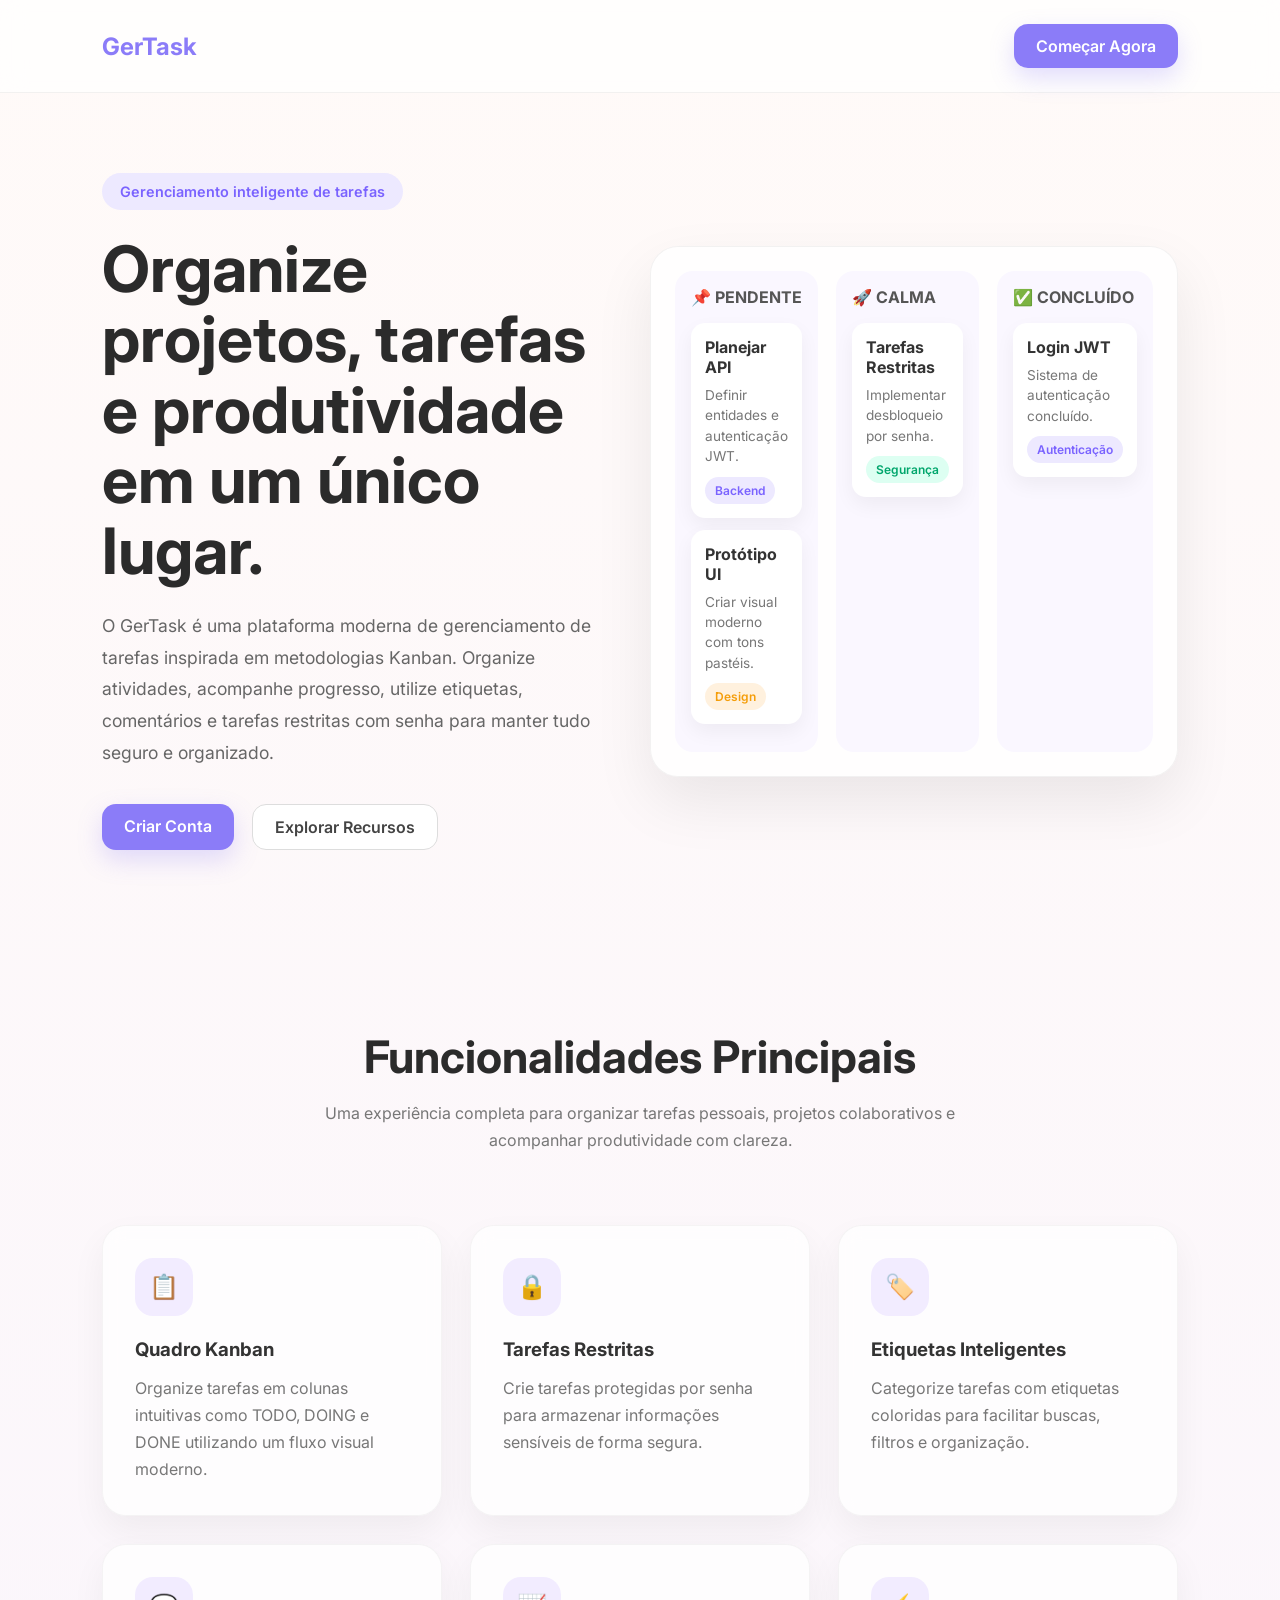
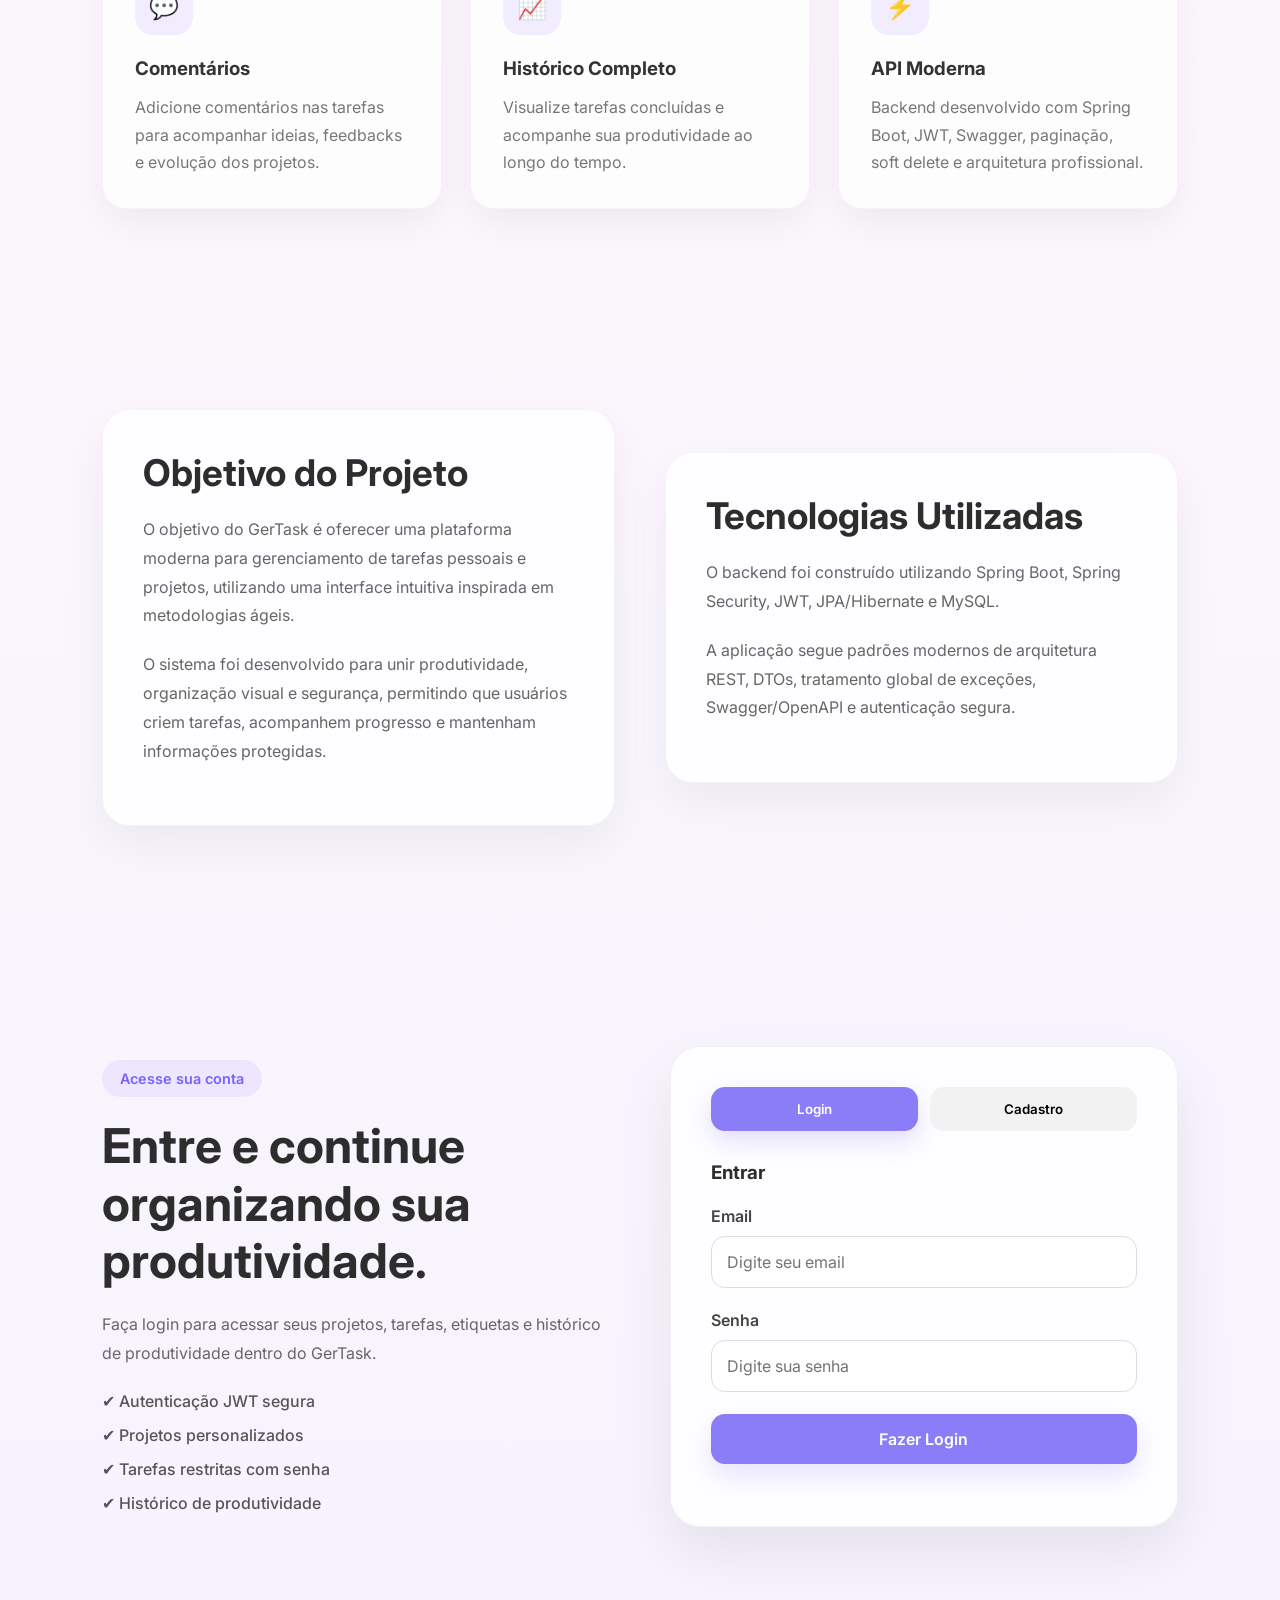
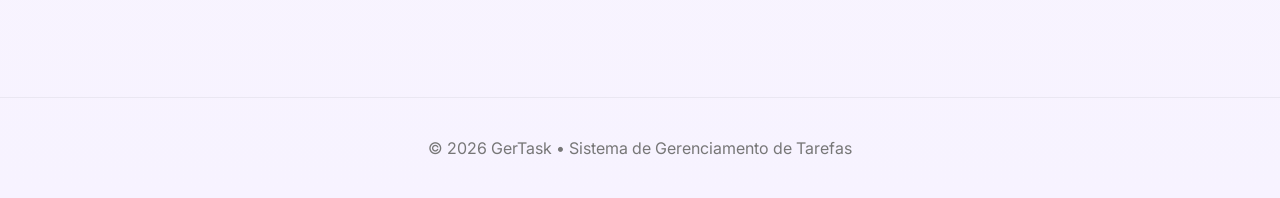
<file: src/main/resources/static/index.html>
<!doctype html>
<html lang="pt-BR">
  <head>
    <meta charset="UTF-8" />
    <meta name="viewport" content="width=device-width, initial-scale=1.0" />
    <title>Gerenciamento de Tarefas</title>
    <link
      href="https://unpkg.com/boxicons@2.1.4/css/boxicons.min.css"
      rel="stylesheet"
    />
    <link rel="preconnect" href="https://fonts.googleapis.com" />
    <link rel="preconnect" href="https://fonts.gstatic.com" crossorigin />
    <link
      href="https://fonts.googleapis.com/css2?family=Inter:wght@300;400;500;600;700&display=swap"
      rel="stylesheet"
    />
    <link rel="stylesheet" href="./css/login.css" />
    <link rel="stylesheet" href="./css/style.css" />
  </head>
  <body>
    <header>
      <div class="logo">GerTask</div>

      <a href="#" class="btn-primary">Começar Agora</a>
    </header>

    <section class="hero" id="objetivo">
      <div class="hero-content">
        <span>Gerenciamento inteligente de tarefas</span>

        <h1>Organize projetos, tarefas e produtividade em um único lugar.</h1>

        <p>
          O GerTask é uma plataforma moderna de gerenciamento de tarefas
          inspirada em metodologias Kanban. Organize atividades, acompanhe
          progresso, utilize etiquetas, comentários e tarefas restritas com
          senha para manter tudo seguro e organizado.
        </p>

        <div class="hero-buttons">
          <a href="#" class="btn-primary">Criar Conta</a>
          <a href="#funcionalidades" class="btn-secondary">Explorar Recursos</a>
        </div>
      </div>

      <div class="hero-image">
        <div class="kanban-preview">
          <div class="board-columns">
            <div class="column">
              <h3>📌 PENDENTE</h3>

              <div class="task">
                <strong>Planejar API</strong>
                <p>Definir entidades e autenticação JWT.</p>
                <span class="tag purple">Backend</span>
              </div>

              <div class="task">
                <strong>Protótipo UI</strong>
                <p>Criar visual moderno com tons pastéis.</p>
                <span class="tag orange">Design</span>
              </div>
            </div>

            <div class="column">
              <h3>🚀 CALMA</h3>

              <div class="task">
                <strong>Tarefas Restritas</strong>
                <p>Implementar desbloqueio por senha.</p>
                <span class="tag green">Segurança</span>
              </div>
            </div>

            <div class="column">
              <h3>✅ CONCLUÍDO</h3>

              <div class="task">
                <strong>Login JWT</strong>
                <p>Sistema de autenticação concluído.</p>
                <span class="tag purple">Autenticação</span>
              </div>
            </div>
          </div>
        </div>
      </div>
    </section>

    <section class="features" id="funcionalidades">
      <div class="section-title">
        <h2>Funcionalidades Principais</h2>
        <p>
          Uma experiência completa para organizar tarefas pessoais, projetos
          colaborativos e acompanhar produtividade com clareza.
        </p>
      </div>

      <div class="feature-grid">
        <div class="feature-card">
          <div class="feature-icon">📋</div>
          <h3>Quadro Kanban</h3>
          <p>
            Organize tarefas em colunas intuitivas como TODO, DOING e DONE
            utilizando um fluxo visual moderno.
          </p>
        </div>

        <div class="feature-card">
          <div class="feature-icon">🔒</div>
          <h3>Tarefas Restritas</h3>
          <p>
            Crie tarefas protegidas por senha para armazenar informações
            sensíveis de forma segura.
          </p>
        </div>

        <div class="feature-card">
          <div class="feature-icon">🏷️</div>
          <h3>Etiquetas Inteligentes</h3>
          <p>
            Categorize tarefas com etiquetas coloridas para facilitar buscas,
            filtros e organização.
          </p>
        </div>

        <div class="feature-card">
          <div class="feature-icon">💬</div>
          <h3>Comentários</h3>
          <p>
            Adicione comentários nas tarefas para acompanhar ideias, feedbacks e
            evolução dos projetos.
          </p>
        </div>

        <div class="feature-card">
          <div class="feature-icon">📈</div>
          <h3>Histórico Completo</h3>
          <p>
            Visualize tarefas concluídas e acompanhe sua produtividade ao longo
            do tempo.
          </p>
        </div>

        <div class="feature-card">
          <div class="feature-icon">⚡</div>
          <h3>API Moderna</h3>
          <p>
            Backend desenvolvido com Spring Boot, JWT, Swagger, paginação, soft
            delete e arquitetura profissional.
          </p>
        </div>
      </div>
    </section>

    <section class="about" id="sobre">
      <div class="about-box">
        <h2>Objetivo do Projeto</h2>

        <p>
          O objetivo do GerTask é oferecer uma plataforma moderna para
          gerenciamento de tarefas pessoais e projetos, utilizando uma interface
          intuitiva inspirada em metodologias ágeis.
        </p>

        <p>
          O sistema foi desenvolvido para unir produtividade, organização visual
          e segurança, permitindo que usuários criem tarefas, acompanhem
          progresso e mantenham informações protegidas.
        </p>
      </div>

      <div class="about-box">
        <h2>Tecnologias Utilizadas</h2>

        <p>
          O backend foi construído utilizando Spring Boot, Spring Security, JWT,
          JPA/Hibernate e MySQL.
        </p>

        <p>
          A aplicação segue padrões modernos de arquitetura REST, DTOs,
          tratamento global de exceções, Swagger/OpenAPI e autenticação segura.
        </p>
      </div>
    </section>

    <section class="auth-section" id="auth">
      <div class="auth-container">
        <div class="auth-info">
          <span class="auth-badge">Acesse sua conta</span>
          <h2>Entre e continue organizando sua produtividade.</h2>

          <p>
            Faça login para acessar seus projetos, tarefas, etiquetas e
            histórico de produtividade dentro do GerTask.
          </p>

          <ul>
            <li>✔ Autenticação JWT segura</li>
            <li>✔ Projetos personalizados</li>
            <li>✔ Tarefas restritas com senha</li>
            <li>✔ Histórico de produtividade</li>
          </ul>
        </div>

        <div class="auth-card">
          <div class="auth-tabs">
            <button class="tab-btn active" id="loginTab">Login</button>
            <button class="tab-btn" id="registerTab">Cadastro</button>
          </div>

          <form id="loginForm" class="form active-form">
            <h3>Entrar</h3>

            <div class="input-group">
              <label>Email</label>
              <input
                type="email"
                id="loginEmail"
                placeholder="Digite seu email"
                required
              />
            </div>

            <div class="input-group">
              <label>Senha</label>
              <input
                type="password"
                id="loginSenha"
                placeholder="Digite sua senha"
                required
              />
            </div>

            <button type="submit" class="auth-btn">Fazer Login</button>

            <p class="message" id="loginMessage"></p>
          </form>

          <form id="registerForm" class="form hidden-form">
            <h3>Criar Conta</h3>

            <div class="input-group">
              <label>Nome</label>
              <input
                type="text"
                id="registerNome"
                placeholder="Digite seu nome"
                required
              />
            </div>

            <div class="input-group">
              <label>Email</label>
              <input
                type="email"
                id="registerEmail"
                placeholder="Digite seu email"
                required
              />
            </div>

            <div class="input-group">
              <label>Senha</label>
              <input
                type="password"
                id="registerSenha"
                placeholder="Crie uma senha"
                required
              />
            </div>

            <button type="submit" class="auth-btn">Criar Conta</button>

            <p class="message" id="registerMessage"></p>
          </form>
        </div>
      </div>
    </section>

    <footer>
      <p>© 2026 GerTask • Sistema de Gerenciamento de Tarefas</p>
    </footer>

    <script src="./js/login.js"></script>
  </body>
</html>
</file>
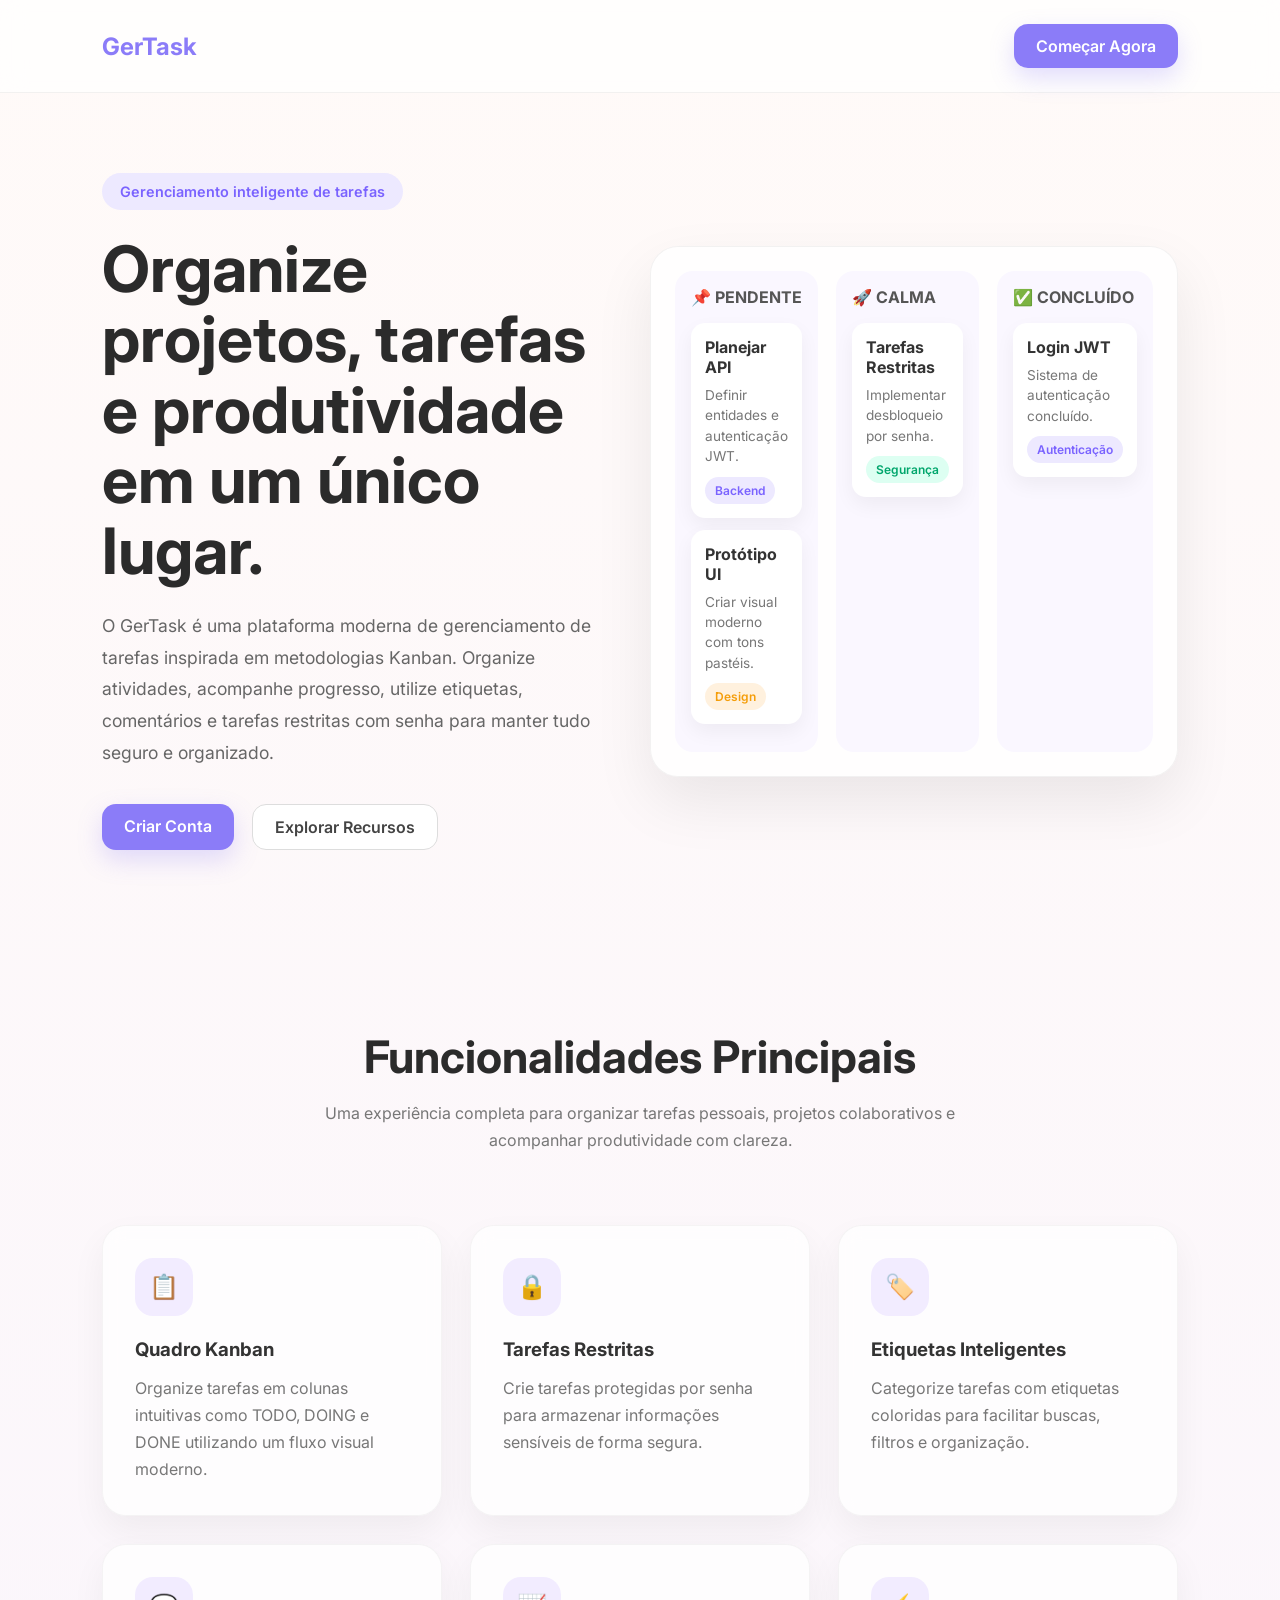
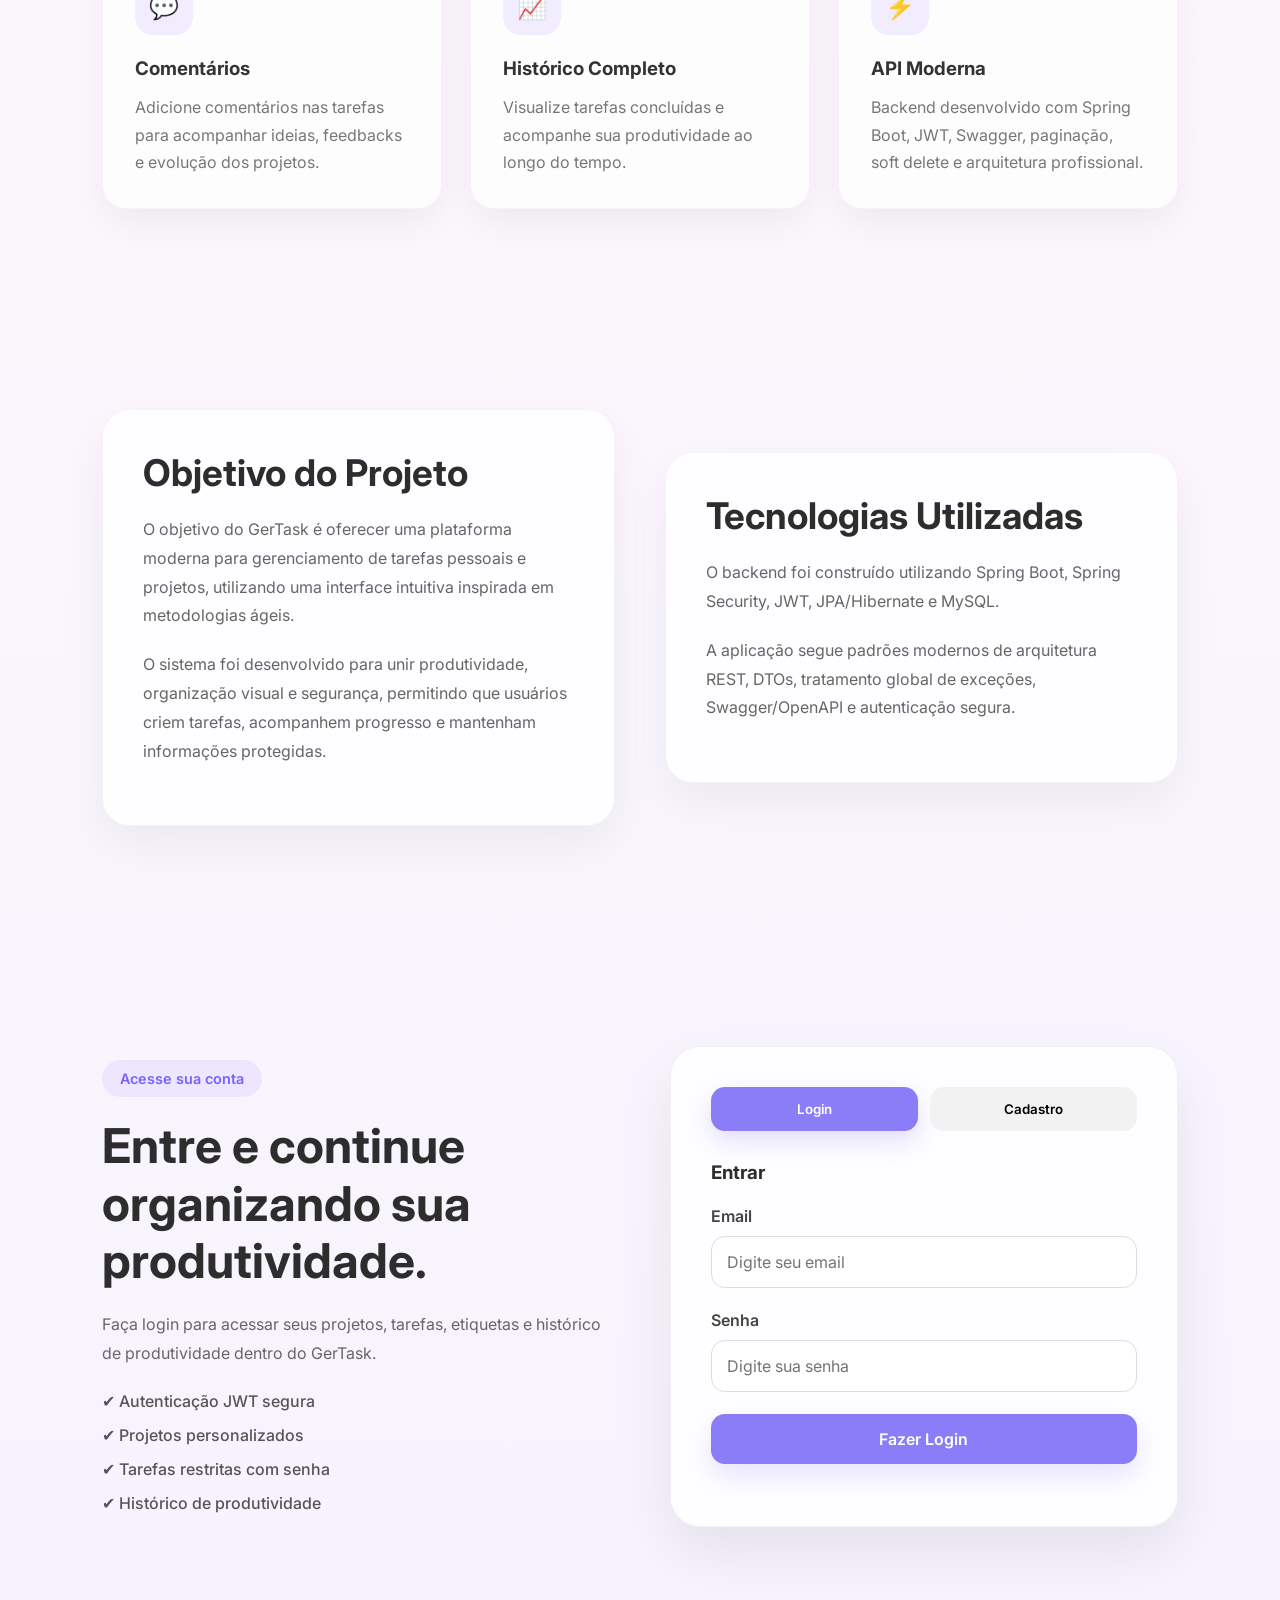
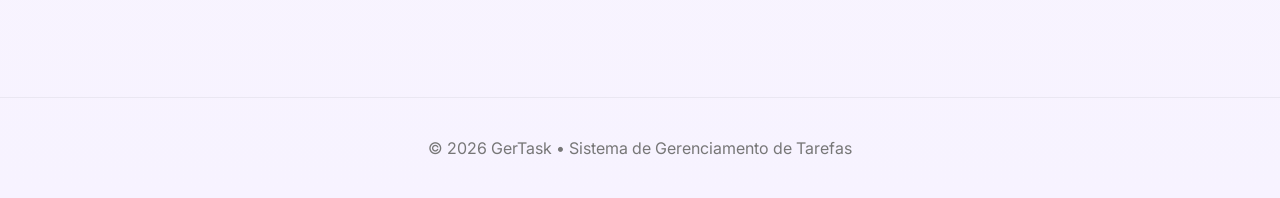
<file: src/main/resources/static/dashboard.html>
<!doctype html>
<html lang="pt-BR">
  <head>
    <meta charset="UTF-8" />
    <meta name="viewport" content="width=device-width, initial-scale=1.0" />
    <title>Dashboard</title>

    <link rel="preconnect" href="https://fonts.googleapis.com" />
    <link rel="preconnect" href="https://fonts.gstatic.com" crossorigin />
    <link
      href="https://fonts.googleapis.com/css2?family=Inter:wght@300;400;500;600;700&display=swap"
      rel="stylesheet"
    />
    <link rel="stylesheet" href="./css/dashboard.css" />
  </head>
  <body>
    <aside class="sidebar">
      <div>
        <div class="logo">GerTask</div>

        <nav class="menu">
          <a href="#" class="active">Projetos</a>
        </nav>
      </div>

      <button class="logout-btn" id="logoutBtn">Sair da Conta</button>
    </aside>

    <main class="main">
      <div class="topbar">
        <div>
          <h1>Seus Projetos</h1>
          <p>Organize seus projetos e acompanhe tarefas em tempo real.</p>
        </div>

        <button class="create-project-btn" id="openModalBtn">
          + Novo Projeto
        </button>
      </div>

      <div class="projects-grid" id="projectsGrid"></div>
    </main>

    <div class="modal" id="projectModal">
      <div class="modal-content">
        <h2>Criar Novo Projeto</h2>

        <form id="projectForm">
          <div class="input-group">
            <label>Nome do Projeto</label>
            <input type="text" id="projectNome" required />
          </div>

          <div class="modal-actions">
            <button type="submit" class="save-btn">Criar Projeto</button>

            <button type="button" class="cancel-btn" id="closeModalBtn">
              Cancelar
            </button>
          </div>
        </form>
      </div>
    </div>
  </body>
  <script src="./js/dashboard.js"></script>
</html>
</file>
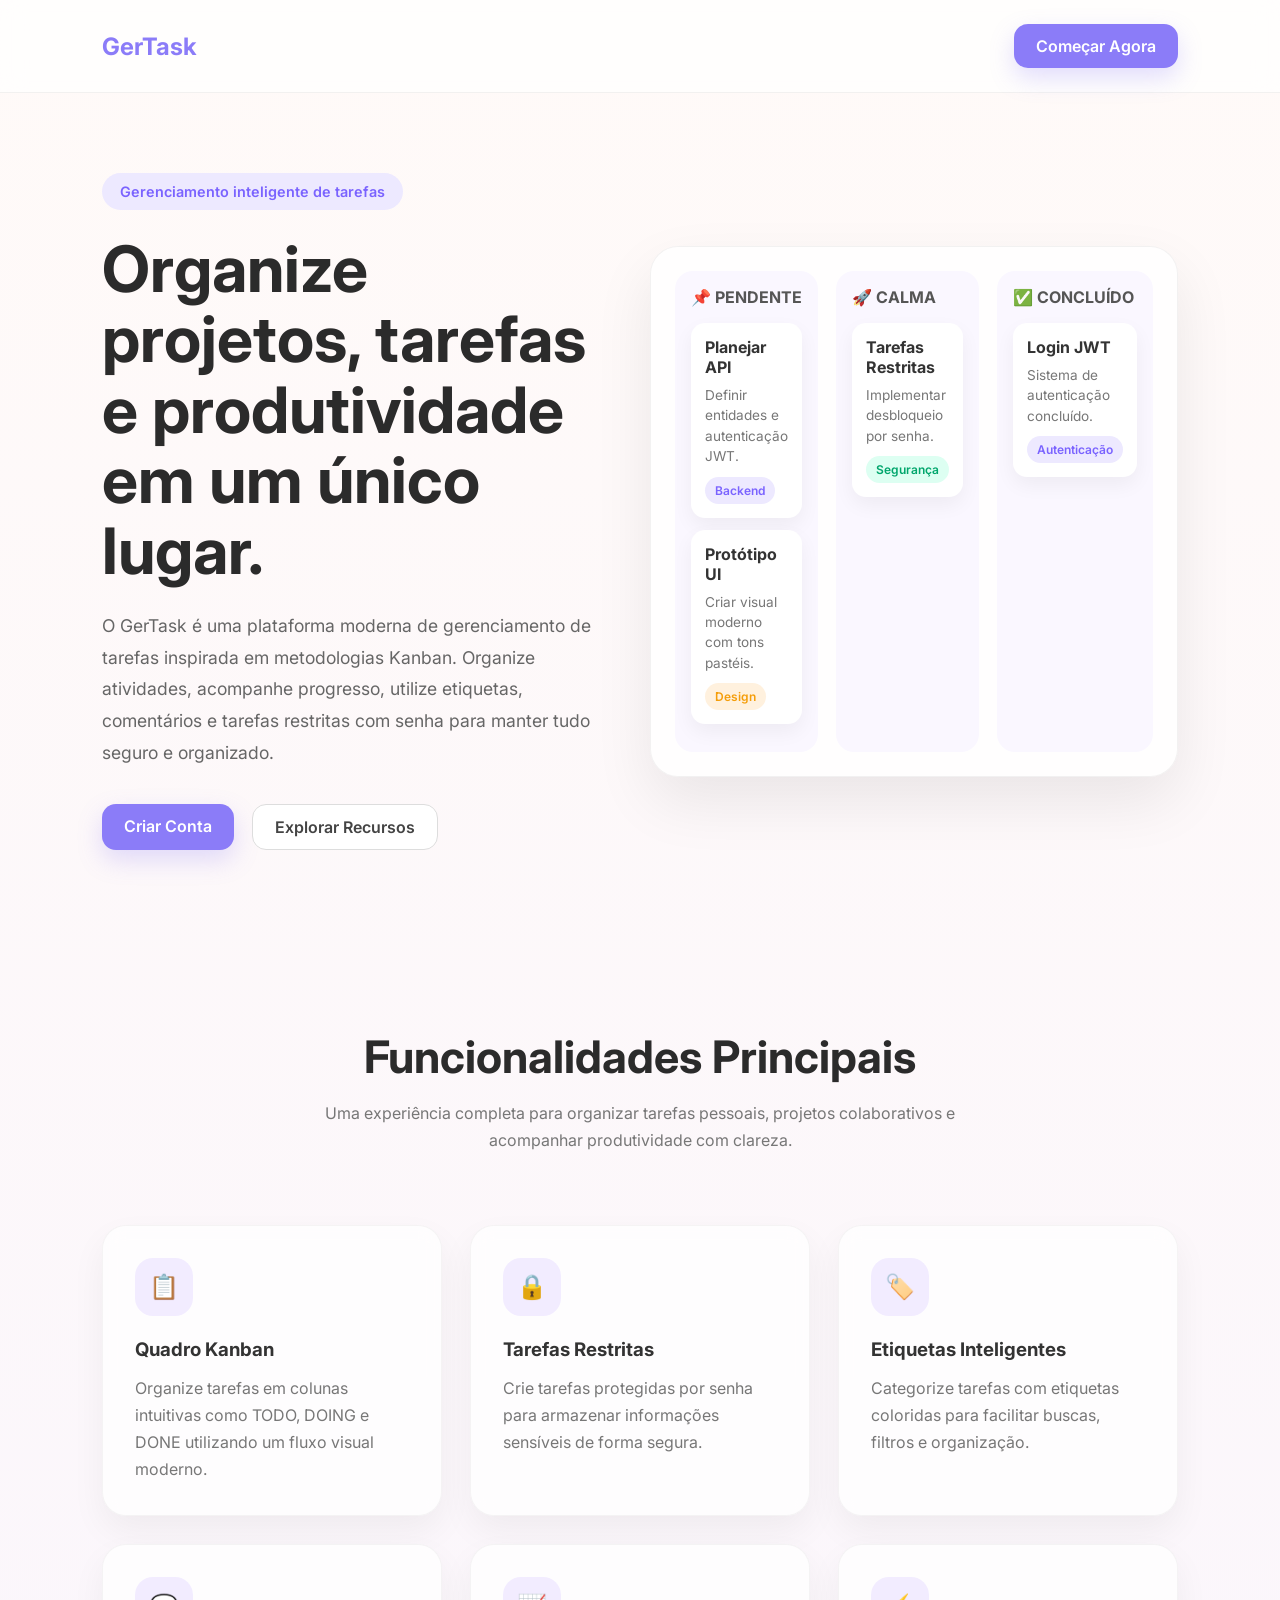
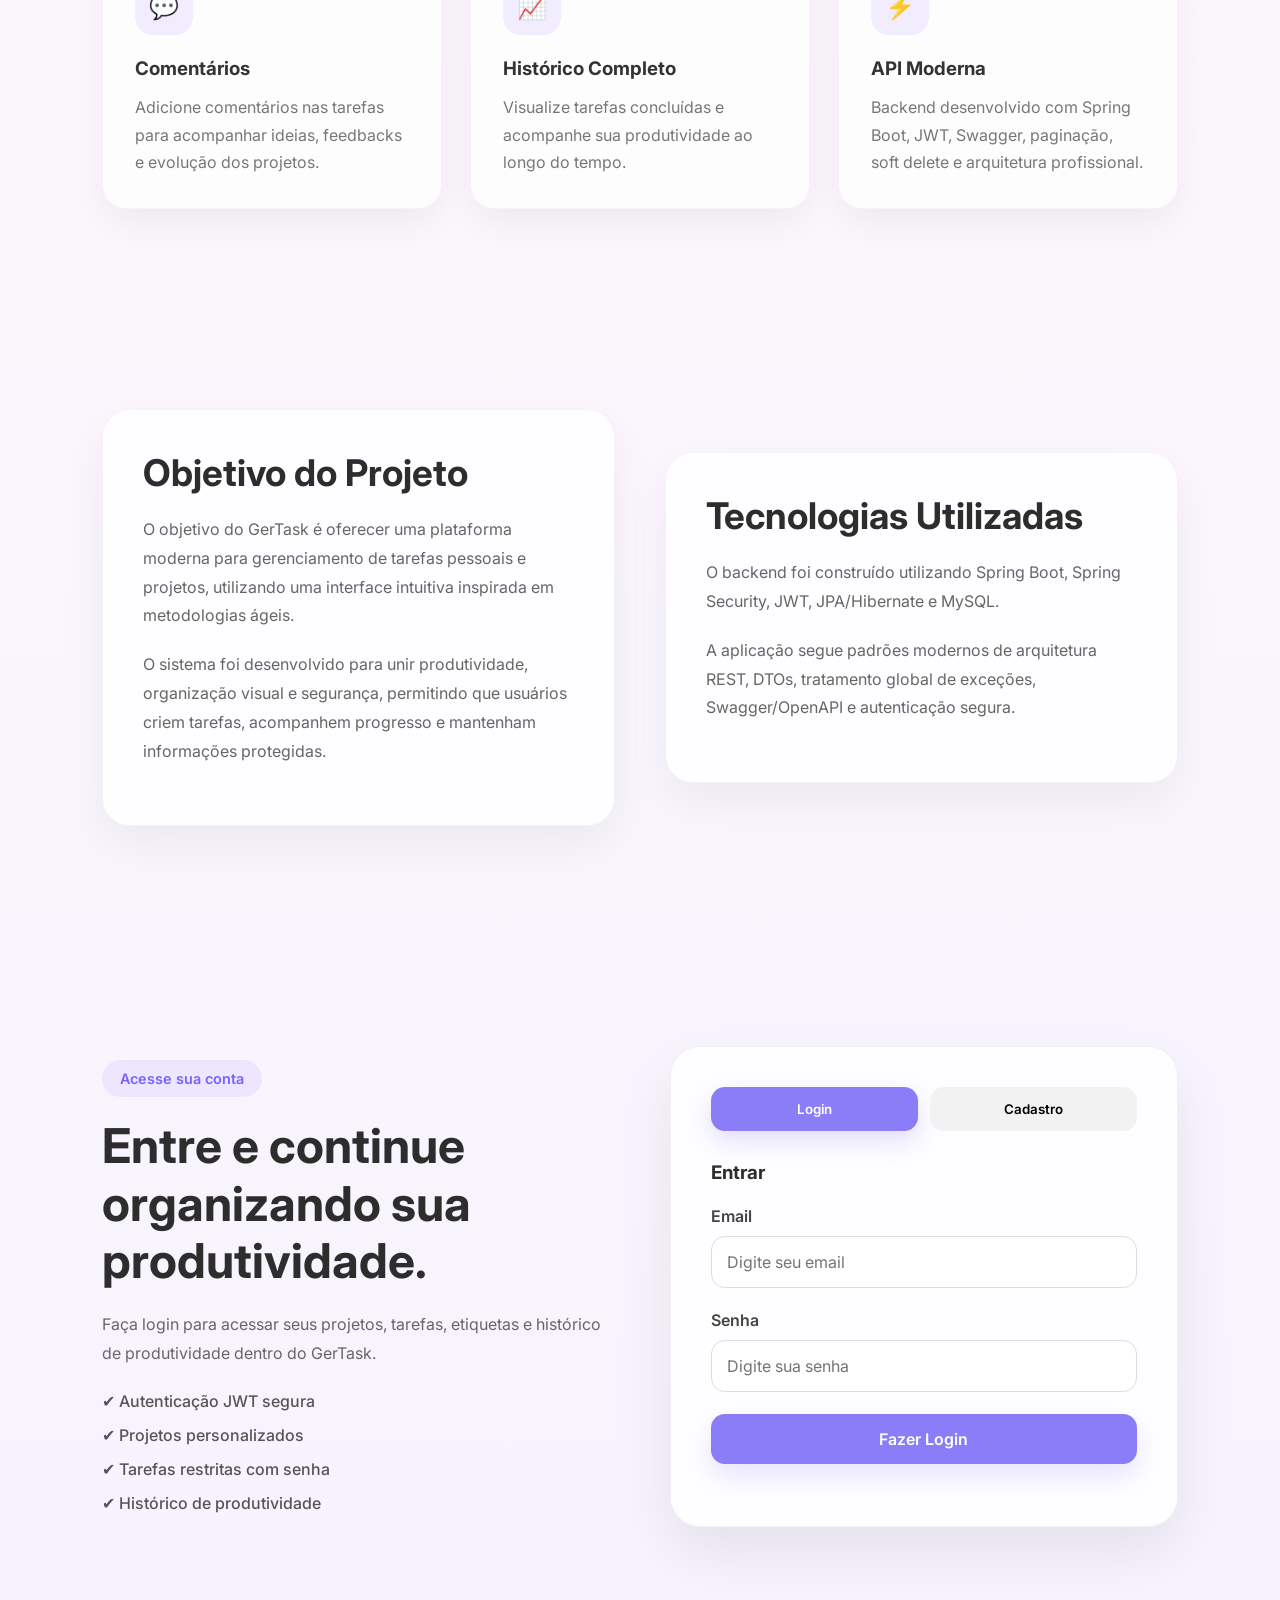
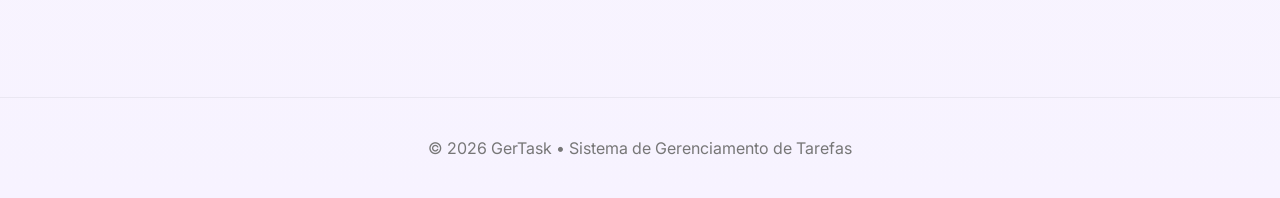
<file: src/main/resources/static/projetos.html>
<!doctype html>
<html lang="pt-BR">
  <head>
    <meta charset="UTF-8" />
    <meta name="viewport" content="width=device-width, initial-scale=1.0" />
    <title>GerTask | Projeto</title>

    <link rel="preconnect" href="https://fonts.googleapis.com" />
    <link rel="preconnect" href="https://fonts.gstatic.com" crossorigin />
    <link
      href="https://fonts.googleapis.com/css2?family=Inter:wght@300;400;500;600;700&display=swap"
      rel="stylesheet"
    />
    <link rel="stylesheet" href="./css/projetos.css" />
  </head>
  <body>
    <header>
      <div class="logo">GerTask</div>

      <div class="header-actions">
        <button
          class="header-btn secondary"
          onclick="window.location.href = 'dashboard.html'"
        >
          Voltar
        </button>

        <button class="header-btn primary" id="openTaskModalBtn">
          + Nova Tarefa
        </button>

        <button class="header-btn secondary" id="openEtiquetaModalBtn">
          🏷️ Etiquetas
        </button>
      </div>
    </header>

    <section class="project-info">
      <h1 id="projectName">Projeto</h1>
      <p id="projectDescription">
        Organize tarefas e acompanhe o progresso do projeto.
      </p>
    </section>

    <section class="kanban-board">
      <div class="column">
        <div class="column-header">
          <h2>PENDENTE</h2>
          <span class="task-count" id="todoCount">0</span>
        </div>

        <div
          class="tasks-container"
          id="todoColumn"
          data-status="PENDENTE"
        ></div>
      </div>

      <div class="column">
        <div class="column-header">
          <h2>EM ANDAMENTO</h2>
          <span class="task-count" id="doingCount">0</span>
        </div>

        <div
          class="tasks-container"
          id="doingColumn"
          data-status="EM_ANDAMENTO"
        ></div>
      </div>

      <div class="column">
        <div class="column-header">
          <h2>CONCLUIDA</h2>
          <span class="task-count" id="doneCount">0</span>
        </div>

        <div
          class="tasks-container"
          id="doneColumn"
          data-status="CONCLUIDA"
        ></div>
      </div>
    </section>

    <div class="modal" id="taskModal">
      <div class="modal-content">
        <h2>Criar Nova Tarefa</h2>

        <form id="taskForm">
          <div class="form-group">
            <label>Título</label>
            <input type="text" id="titulo" required />
          </div>

          <div class="form-group">
            <label>Descrição</label>
            <textarea id="descricao" rows="5" required></textarea>
          </div>

          <div class="form-group">
            <label>Etiquetas</label>

            <div id="etiquetasContainer"></div>
          </div>

          <div class="form-group">
            <label>Prioridade</label>
            <select id="prioridade">
              <option value="BAIXA">Baixa</option>
              <option value="MEDIA">Média</option>
              <option value="ALTA">Alta</option>
            </select>
          </div>

          <div class="form-group">
            <label>Status</label>
            <select id="status">
              <option value="PENDENTE">Pendente</option>
              <option value="EM_ANDAMENTO">Em Andamento</option>
              <option value="CONCLUIDA">Concluída</option>
            </select>
          </div>

          <div class="checkbox-group">
            <input type="checkbox" id="restrita" />
            <label>Tarefa restrita</label>
          </div>

          <div class="form-group" id="senhaGroup" style="display: none">
            <label>Senha da Tarefa</label>
            <input type="password" id="senha" />
          </div>

          <div class="modal-actions">
            <button type="submit" class="save-btn">Criar Tarefa</button>

            <button type="button" class="cancel-btn" id="closeTaskModalBtn">
              Cancelar
            </button>
          </div>
        </form>
      </div>
    </div>

    <div class="modal" id="editTaskModal">
      <div class="modal-content">
        <h2>Editar Tarefa</h2>

        <form id="editTaskForm">
          <input type="hidden" id="editId" />

          <div class="form-group">
            <label>Título</label>
            <input type="text" id="editTitulo" required />
          </div>

          <div class="form-group">
            <label>Descrição</label>
            <textarea id="editDescricao" rows="4"></textarea>
          </div>

          <div class="form-group">
            <label>Prioridade</label>

            <select id="editPrioridade">
              <option value="BAIXA">Baixa</option>
              <option value="MEDIA">Média</option>
              <option value="ALTA">Alta</option>
            </select>
          </div>

          <div class="form-group">
            <label>Etiquetas</label>

            <div id="editEtiquetasContainer"></div>
          </div>

          <div class="form-group">
            <label>Status</label>

            <select id="editStatus">
              <option value="PENDENTE">PENDENTE</option>
              <option value="EM_ANDAMENTO">EM_ANDAMENTO</option>
              <option value="CONCLUIDA">CONCLUIDA</option>
            </select>
          </div>

          <div class="modal-actions">
            <button class="save-btn" type="submit">Salvar Alterações</button>

            <button
              type="button"
              class="cancel-btn"
              onclick="fecharModalEdicao()"
            >
              Cancelar
            </button>
          </div>
        </form>
      </div>
    </div>

    <div class="modal" id="deleteModal">
      <div class="modal-content">
        <h2>Excluir tarefa</h2>

        <p>Deseja realmente excluir esta tarefa?</p>

        <div class="modal-actions" style="margin-top: 20px">
          <button class="save-btn" onclick="excluirTarefa()">Sim</button>

          <button class="cancel-btn" onclick="fecharDeleteModal()">Não</button>
        </div>
      </div>
    </div>

    <div class="modal" id="taskDetailsModal">
      <div class="modal-content task-details-modal">
        <div class="task-details-header">
          <h2 id="detailsTitulo"></h2>

          <button class="close-modal-btn" onclick="fecharDetalhes()">✕</button>
        </div>

        <div class="task-description-card">
          <h4>Descrição</h4>

          <p id="detailsDescricao"></p>
        </div>

        <div class="comments-section">
          <div class="comments-header">
            <h3>💬 Comentários</h3>
            <span id="commentsCount">0</span>
          </div>

          <div id="commentsContainer"></div>
        </div>

        <form id="commentForm" class="comment-form">
          <textarea
            id="novoComentario"
            placeholder="Escreva um comentário..."
            rows="4"
            required
          ></textarea>

          <div class="comment-actions">
            <button type="button" class="cancel-btn" onclick="fecharDetalhes()">
              Fechar
            </button>

            <button class="save-btn" type="submit">Publicar Comentário</button>
          </div>
        </form>
      </div>
    </div>

    <div class="modal" id="etiquetaModal">
      <div class="modal-content">
        <h2>Gerenciar Etiquetas</h2>

        <form id="etiquetaForm">
          <div class="form-group">
            <label>Nome da Etiqueta</label>

            <input
              type="text"
              id="etiquetaNome"
              placeholder="Ex: Backend"
              required
            />
          </div>

          <div class="form-group">
            <label>Cor</label>

            <input type="color" id="etiquetaCor" value="#8B7CF8" />
          </div>

          <button type="submit" class="save-btn">Criar Etiqueta</button>
        </form>

        <hr style="margin: 20px 0" />

        <h3>Etiquetas Disponíveis</h3>

        <div id="listaEtiquetas"></div>

        <br />

        <button class="cancel-btn" onclick="fecharModalEtiqueta()">
          Fechar
        </button>
      </div>
    </div>

    <div class="modal" id="unlockModal">
      <div class="modal-content">
        <h2>🔒 Tarefa Restrita</h2>

        <p>Digite a senha para visualizar esta tarefa.</p>

        <br />

        <input type="password" id="unlockPassword" placeholder="Senha" />

        <br /><br />

        <div class="modal-actions">
          <button class="save-btn" onclick="desbloquearTarefa()">
            Desbloquear
          </button>

          <button class="cancel-btn" onclick="fecharUnlockModal()">
            Cancelar
          </button>
        </div>
      </div>
    </div>
    <script src="./js/projetos.js"></script>
  </body>
</html>
</file>
<file: src/main/resources/static/css/login.css>
.auth-section {
  padding: 120px 8%;
}

.auth-container {
  display: grid;
  grid-template-columns: repeat(auto-fit, minmax(320px, 1fr));
  gap: 60px;
  align-items: center;
}

.auth-info h2 {
  font-size: 3rem;
  margin: 20px 0;
  line-height: 1.2;
}

.auth-info p {
  color: #666;
  line-height: 1.8;
  margin-bottom: 24px;
}

.auth-info ul {
  list-style: none;
  display: flex;
  flex-direction: column;
  gap: 14px;
  color: #555;
  font-weight: 500;
}

.auth-badge {
  background: #ece7ff;
  color: #7b61ff;
  padding: 10px 18px;
  border-radius: 999px;
  font-size: 0.9rem;
  font-weight: 600;
  display: inline-block;
}

.auth-card {
  background: rgba(255, 255, 255, 0.82);
  border-radius: 30px;
  padding: 40px;
  box-shadow: 0 25px 60px rgba(0, 0, 0, 0.08);
  border: 1px solid rgba(0, 0, 0, 0.05);
  backdrop-filter: blur(10px);
}

.auth-tabs {
  display: flex;
  gap: 12px;
  margin-bottom: 30px;
}

.tab-btn {
  flex: 1;
  padding: 14px;
  border: none;
  border-radius: 14px;
  background: #f2f2f2;
  font-weight: 600;
  cursor: pointer;
  transition: 0.3s ease;
}

.tab-btn.active {
  background: #8b7cf8;
  color: white;
  box-shadow: 0 10px 25px rgba(139, 124, 248, 0.25);
}

.form {
  display: flex;
  flex-direction: column;
  gap: 22px;
}

.hidden-form {
  display: none;
}

.input-group {
  display: flex;
  flex-direction: column;
  gap: 10px;
}

.input-group label {
  font-weight: 600;
  color: #444;
}

.input-group input {
  padding: 15px;
  border-radius: 14px;
  border: 1px solid #ddd;
  background: white;
  outline: none;
  transition: 0.3s ease;
  font-size: 1rem;
}

.input-group input:focus {
  border-color: #8b7cf8;
  box-shadow: 0 0 0 4px rgba(139, 124, 248, 0.1);
}

.auth-btn {
  padding: 15px;
  border: none;
  border-radius: 14px;
  background: #8b7cf8;
  color: white;
  font-size: 1rem;
  font-weight: 600;
  cursor: pointer;
  transition: 0.3s ease;
  box-shadow: 0 12px 25px rgba(139, 124, 248, 0.2);
}

.auth-btn:hover {
  transform: translateY(-2px);
  background: #7b6af0;
}

.message {
  font-size: 0.95rem;
  font-weight: 500;
}

.success {
  color: #00a66c;
}

.error {
  color: #e5484d;
}

@media (max-width: 768px) {
  .auth-info h2 {
    font-size: 2.2rem;
  }

  .auth-card {
    padding: 28px;
  }
}
</file>
<file: src/main/resources/static/css/style.css>
* {
  margin: 0;
  padding: 0;
  box-sizing: border-box;
  font-family: "Inter", sans-serif;
}

body {
  background: linear-gradient(180deg, #fffaf8 0%, #f7f3ff 100%);
  color: #2d2d2d;
  overflow-x: hidden;
}

header {
  width: 100%;
  padding: 24px 8%;
  display: flex;
  justify-content: space-between;
  align-items: center;
  position: sticky;
  top: 0;
  backdrop-filter: blur(12px);
  background: rgba(255, 255, 255, 0.7);
  border-bottom: 1px solid rgba(0, 0, 0, 0.05);
  z-index: 10;
}

.logo {
  font-size: 1.5rem;
  font-weight: 700;
  color: #8b7cf8;
}

nav {
  display: flex;
  gap: 24px;
  align-items: center;
}

nav a {
  text-decoration: none;
  color: #555;
  font-weight: 500;
  transition: 0.3s ease;
}

nav a:hover {
  color: #8b7cf8;
}

.btn-primary {
  background: #8b7cf8;
  color: white;
  padding: 12px 22px;
  border-radius: 14px;
  text-decoration: none;
  font-weight: 600;
  transition: 0.3s ease;
  box-shadow: 0 10px 25px rgba(139, 124, 248, 0.25);
}

.btn-primary:hover {
  transform: translateY(-2px);
  background: #7868ef;
}

.hero {
  min-height: 90vh;
  display: flex;
  align-items: center;
  justify-content: space-between;
  padding: 80px 8%;
  gap: 50px;
}

.hero-content {
  flex: 1;
}

.hero-content span {
  background: #ede9ff;
  color: #7a63ff;
  padding: 10px 18px;
  border-radius: 999px;
  font-size: 0.9rem;
  font-weight: 600;
  display: inline-block;
  margin-bottom: 24px;
}

.hero-content h1 {
  font-size: 4rem;
  line-height: 1.1;
  margin-bottom: 24px;
  color: #2b2b2b;
}

.hero-content p {
  font-size: 1.1rem;
  color: #666;
  line-height: 1.8;
  margin-bottom: 36px;
  max-width: 650px;
}

.hero-buttons {
  display: flex;
  gap: 18px;
  flex-wrap: wrap;
}

.btn-secondary {
  padding: 12px 22px;
  border-radius: 14px;
  text-decoration: none;
  font-weight: 600;
  border: 1px solid #ddd;
  color: #444;
  background: white;
  transition: 0.3s ease;
}

.btn-secondary:hover {
  transform: translateY(-2px);
  border-color: #8b7cf8;
  color: #8b7cf8;
}

.hero-image {
  flex: 1;
  display: flex;
  justify-content: center;
  position: relative;
}

.kanban-preview {
  width: 100%;
  max-width: 550px;
  background: rgba(255, 255, 255, 0.8);
  border: 1px solid rgba(0, 0, 0, 0.05);
  border-radius: 28px;
  padding: 24px;
  backdrop-filter: blur(14px);
  box-shadow: 0 25px 60px rgba(0, 0, 0, 0.08);
}

.board-columns {
  display: grid;
  grid-template-columns: repeat(3, 1fr);
  gap: 18px;
}

.column {
  background: #faf7ff;
  border-radius: 18px;
  padding: 16px;
}

.column h3 {
  margin-bottom: 16px;
  color: #555;
  font-size: 1rem;
}

.task {
  background: white;
  border-radius: 14px;
  padding: 14px;
  margin-bottom: 12px;
  box-shadow: 0 8px 20px rgba(0, 0, 0, 0.05);
}

.task strong {
  display: block;
  margin-bottom: 8px;
  color: #333;
}

.task p {
  font-size: 0.85rem;
  color: #777;
  line-height: 1.5;
}

.tag {
  display: inline-block;
  margin-top: 10px;
  padding: 6px 10px;
  border-radius: 999px;
  font-size: 0.75rem;
  font-weight: 600;
}

.purple {
  background: #ede9ff;
  color: #7a63ff;
}

.green {
  background: #ddfff2;
  color: #00a66c;
}

.orange {
  background: #fff1de;
  color: #f59e0b;
}

.features {
  padding: 100px 8%;
}

.section-title {
  text-align: center;
  margin-bottom: 70px;
}

.section-title h2 {
  font-size: 2.8rem;
  margin-bottom: 16px;
  color: #2b2b2b;
}

.section-title p {
  color: #777;
  max-width: 650px;
  margin: 0 auto;
  line-height: 1.7;
}

.feature-grid {
  display: grid;
  grid-template-columns: repeat(auto-fit, minmax(260px, 1fr));
  gap: 28px;
}

.feature-card {
  background: rgba(255, 255, 255, 0.75);
  border: 1px solid rgba(0, 0, 0, 0.04);
  border-radius: 24px;
  padding: 32px;
  transition: 0.3s ease;
  backdrop-filter: blur(10px);
  box-shadow: 0 15px 35px rgba(0, 0, 0, 0.05);
}

.feature-card:hover {
  transform: translateY(-6px);
}

.feature-icon {
  width: 58px;
  height: 58px;
  border-radius: 18px;
  display: flex;
  align-items: center;
  justify-content: center;
  font-size: 1.5rem;
  margin-bottom: 22px;
  background: #f2ecff;
}

.feature-card h3 {
  margin-bottom: 14px;
  color: #333;
}

.feature-card p {
  color: #777;
  line-height: 1.7;
}

.about {
  padding: 100px 8%;
  display: grid;
  grid-template-columns: repeat(auto-fit, minmax(320px, 1fr));
  gap: 50px;
  align-items: center;
}

.about-box {
  background: rgba(255, 255, 255, 0.8);
  border-radius: 28px;
  padding: 40px;
  box-shadow: 0 20px 45px rgba(0, 0, 0, 0.05);
  border: 1px solid rgba(0, 0, 0, 0.04);
}

.about-box h2 {
  font-size: 2.3rem;
  margin-bottom: 20px;
}

.about-box p {
  color: #666;
  line-height: 1.8;
  margin-bottom: 20px;
}

footer {
  padding: 40px 8%;
  text-align: center;
  color: #777;
  border-top: 1px solid rgba(0, 0, 0, 0.05);
  margin-top: 50px;
}

@media (max-width: 980px) {
  .hero {
    flex-direction: column;
    text-align: center;
  }

  .hero-content h1 {
    font-size: 3rem;
  }

  .hero-buttons {
    justify-content: center;
  }

  nav {
    display: none;
  }
}

@media (max-width: 640px) {
  .hero-content h1 {
    font-size: 2.3rem;
  }

  .section-title h2 {
    font-size: 2rem;
  }

  .board-columns {
    grid-template-columns: 1fr;
  }
}
</file>
<file: src/main/resources/static/css/dashboard.css>
* {
  margin: 0;
  padding: 0;
  box-sizing: border-box;
  font-family: "Inter", sans-serif;
}

body {
  background: linear-gradient(180deg, #fffaf8 0%, #f4f0ff 100%);
  color: #2b2b2b;
  min-height: 100vh;
  display: flex;
}

.sidebar {
  width: 280px;
  background: rgba(255, 255, 255, 0.75);
  backdrop-filter: blur(14px);
  border-right: 1px solid rgba(0, 0, 0, 0.05);
  padding: 32px 24px;
  display: flex;
  flex-direction: column;
  justify-content: space-between;
}

.logo {
  font-size: 1.7rem;
  font-weight: 700;
  color: #8b7cf8;
  margin-bottom: 40px;
}

.menu {
  display: flex;
  flex-direction: column;
  gap: 12px;
}

.menu a {
  text-decoration: none;
  color: #555;
  padding: 14px 18px;
  border-radius: 14px;
  transition: 0.3s ease;
  font-weight: 500;
}

.menu a:hover,
.menu a.active {
  background: #8b7cf8;
  color: white;
  box-shadow: 0 10px 25px rgba(139, 124, 248, 0.2);
}

.logout-btn {
  border: none;
  background: #ffeded;
  color: #e5484d;
  padding: 14px;
  border-radius: 14px;
  cursor: pointer;
  font-weight: 600;
  transition: 0.3s ease;
}

.logout-btn:hover {
  transform: translateY(-2px);
}

.main {
  flex: 1;
  padding: 40px;
  overflow-y: auto;
}

.topbar {
  display: flex;
  justify-content: space-between;
  align-items: center;
  margin-bottom: 40px;
  flex-wrap: wrap;
  gap: 20px;
}

.topbar h1 {
  font-size: 2.5rem;
  margin-bottom: 8px;
}

.topbar p {
  color: #666;
}

.create-project-btn {
  background: #8b7cf8;
  color: white;
  border: none;
  padding: 14px 24px;
  border-radius: 14px;
  cursor: pointer;
  font-weight: 600;
  box-shadow: 0 12px 25px rgba(139, 124, 248, 0.25);
  transition: 0.3s ease;
}

.create-project-btn:hover {
  transform: translateY(-2px);
  background: #7a68f0;
}

.projects-grid {
  display: grid;
  grid-template-columns: repeat(auto-fit, minmax(280px, 1fr));
  gap: 24px;
}

.project-card {
  background: rgba(255, 255, 255, 0.85);
  border-radius: 26px;
  padding: 28px;
  border: 1px solid rgba(0, 0, 0, 0.04);
  box-shadow: 0 18px 40px rgba(0, 0, 0, 0.05);
  transition: 0.3s ease;
  cursor: pointer;
  position: relative;
  overflow: hidden;
}

.project-card::before {
  content: "";
  position: absolute;
  width: 100%;
  height: 6px;
  top: 0;
  left: 0;
  background: linear-gradient(90deg, #8b7cf8, #d5c7ff);
}

.project-card:hover {
  transform: translateY(-6px);
}

.project-card h3 {
  margin-bottom: 14px;
  font-size: 1.4rem;
}

.project-card p {
  color: #666;
  line-height: 1.7;
  margin-bottom: 22px;
}

.project-footer {
  display: flex;
  justify-content: space-between;
  align-items: center;
  color: #777;
  font-size: 0.9rem;
}

.status {
  background: #ece7ff;
  color: #7a63ff;
  padding: 8px 14px;
  border-radius: 999px;
  font-weight: 600;
  font-size: 0.8rem;
}

.modal {
  position: fixed;
  inset: 0;
  background: rgba(0, 0, 0, 0.4);
  display: none;
  align-items: center;
  justify-content: center;
  z-index: 100;
  padding: 20px;
}

.modal-content {
  width: 100%;
  max-width: 500px;
  background: white;
  border-radius: 28px;
  padding: 32px;
  box-shadow: 0 25px 60px rgba(0, 0, 0, 0.15);
}

.modal-content h2 {
  margin-bottom: 24px;
}

.input-group {
  display: flex;
  flex-direction: column;
  gap: 10px;
  margin-bottom: 20px;
}

.input-group label {
  font-weight: 600;
  color: #444;
}

.input-group input,
.input-group textarea {
  padding: 15px;
  border-radius: 14px;
  border: 1px solid #ddd;
  outline: none;
  transition: 0.3s ease;
  resize: none;
}

.input-group input:focus,
.input-group textarea:focus {
  border-color: #8b7cf8;
  box-shadow: 0 0 0 4px rgba(139, 124, 248, 0.1);
}

.modal-actions {
  display: flex;
  gap: 14px;
  margin-top: 24px;
}

.save-btn,
.cancel-btn {
  flex: 1;
  padding: 14px;
  border-radius: 14px;
  border: none;
  cursor: pointer;
  font-weight: 600;
  transition: 0.3s ease;
}

.save-btn {
  background: #8b7cf8;
  color: white;
}

.cancel-btn {
  background: #f1f1f1;
}

.save-btn:hover,
.cancel-btn:hover {
  transform: translateY(-2px);
}

@media (max-width: 900px) {
  body {
    flex-direction: column;
  }

  .sidebar {
    width: 100%;
  }

  .main {
    padding: 24px;
  }
}
</file>
<file: src/main/resources/static/css/projetos.css>
* {
  margin: 0;
  padding: 0;
  box-sizing: border-box;
  font-family: "Inter", sans-serif;
}

body {
  background: linear-gradient(180deg, #fffaf8 0%, #f5f0ff 100%);
  min-height: 100vh;
  color: #2d2d2d;
}

header {
  width: 100%;
  padding: 24px 5%;
  display: flex;
  justify-content: space-between;
  align-items: center;
  background: rgba(255, 255, 255, 0.7);
  backdrop-filter: blur(14px);
  border-bottom: 1px solid rgba(0, 0, 0, 0.05);
  position: sticky;
  top: 0;
  z-index: 100;
}

.logo {
  font-size: 1.7rem;
  font-weight: 700;
  color: #8b7cf8;
}

.header-actions {
  display: flex;
  gap: 14px;
  flex-wrap: wrap;
}

.header-btn {
  border: none;
  padding: 12px 18px;
  border-radius: 14px;
  cursor: pointer;
  font-weight: 600;
  transition: 0.3s ease;
}

.primary {
  background: #8b7cf8;
  color: white;
  box-shadow: 0 10px 25px rgba(139, 124, 248, 0.25);
}

.secondary {
  background: white;
  border: 1px solid #ddd;
  color: #555;
}

.header-btn:hover {
  transform: translateY(-2px);
}

.project-info {
  padding: 40px 5% 10px;
}

.project-info h1 {
  font-size: 2.8rem;
  margin-bottom: 12px;
}

.project-info p {
  color: #666;
  line-height: 1.7;
  max-width: 700px;
}

.kanban-board {
  display: grid;
  grid-template-columns: repeat(3, 1fr);
  gap: 24px;
  padding: 30px 5% 50px;
  align-items: flex-start;
}

.column {
  background: rgba(255, 255, 255, 0.75);
  border-radius: 28px;
  padding: 22px;
  min-height: 70vh;
  border: 1px solid rgba(0, 0, 0, 0.04);
  backdrop-filter: blur(10px);
  box-shadow: 0 18px 45px rgba(0, 0, 0, 0.05);
}

.column-header {
  display: flex;
  justify-content: space-between;
  align-items: center;
  margin-bottom: 22px;
}

.column-header h2 {
  font-size: 1.2rem;
}

.task-count {
  background: #ece7ff;
  color: #7a63ff;
  padding: 6px 12px;
  border-radius: 999px;
  font-size: 0.8rem;
  font-weight: 600;
}

.tasks-container {
  display: flex;
  flex-direction: column;
  gap: 18px;
}

.task-card {
  background: white;
  border-radius: 22px;
  padding: 18px;
  box-shadow: 0 12px 30px rgba(0, 0, 0, 0.05);
  transition: 0.3s ease;
  border: 1px solid rgba(0, 0, 0, 0.04);
  cursor: grab;
}

.task-card:hover {
  transform: translateY(-4px);
}

.task-top {
  display: flex;
  justify-content: space-between;
  align-items: center;
  margin-bottom: 14px;
}

.priority {
  padding: 6px 12px;
  border-radius: 999px;
  font-size: 0.75rem;
  font-weight: 700;
}

.alta {
  background: #ffe6e6;
  color: #d92d20;
}

.media {
  background: #fff3db;
  color: #f59e0b;
}

.baixa {
  background: #ddfff2;
  color: #00a66c;
}

.restricted {
  background: #f1ebff;
  color: #7b61ff;
  padding: 6px 12px;
  border-radius: 999px;
  font-size: 0.75rem;
  font-weight: 700;
}

.task-card h3 {
  margin-bottom: 12px;
  color: #333;
}

.task-card p {
  color: #666;
  line-height: 1.7;
  margin-bottom: 16px;
  font-size: 0.95rem;
}

.tags {
  display: flex;
  gap: 10px;
  flex-wrap: wrap;
  margin-bottom: 12px;
}

.tag {
  padding: 6px 12px;
  border-radius: 999px;
  background: #ede9ff;
  color: #7b61ff;
  font-size: 0.75rem;
  font-weight: 600;
}

.modal {
  position: fixed;
  inset: 0;
  background: rgba(0, 0, 0, 0.4);
  display: none;
  justify-content: center;
  align-items: center;
  z-index: 200;
  padding: 20px;
}

.modal-content {
  width: 100%;
  max-width: 650px;
  background: white;
  border-radius: 30px;
  padding: 32px;
  box-shadow: 0 25px 60px rgba(0, 0, 0, 0.15);
  max-height: 90vh;
  overflow-y: auto;
}

.modal-content h2 {
  margin-bottom: 24px;
}

.modal-content input {
  padding: 15px;
  border-radius: 14px;
  border: 1px solid #ddd;
  outline: none;
  transition: 0.3s ease;
  resize: none;
}

.form-group {
  display: flex;
  flex-direction: column;
  gap: 10px;
  margin-bottom: 20px;
}

.form-group label {
  font-weight: 600;
  color: #444;
}

.form-group input,
.form-group textarea,
.form-group select {
  padding: 15px;
  border-radius: 14px;
  border: 1px solid #ddd;
  outline: none;
  transition: 0.3s ease;
  resize: none;
}

.form-group input:focus,
.form-group textarea:focus,
.form-group select:focus {
  border-color: #8b7cf8;
  box-shadow: 0 0 0 4px rgba(139, 124, 248, 0.1);
}

.checkbox-group {
  display: flex;
  align-items: center;
  gap: 12px;
  margin-bottom: 20px;
}

.modal-actions {
  display: flex;
  gap: 14px;
  margin-top: 20px;
}

.save-btn,
.cancel-btn {
  flex: 1;
  padding: 14px;
  border-radius: 14px;
  border: none;
  cursor: pointer;
  font-weight: 600;
  transition: 0.3s ease;
}

.save-btn {
  background: #8b7cf8;
  color: white;
}

.cancel-btn {
  background: #f2f2f2;
}

.save-btn:hover,
.cancel-btn:hover {
  transform: translateY(-2px);
}

.task-card {
  cursor: grab;
}

.task-card:active {
  cursor: grabbing;
}

.task-card.dragging {
  opacity: 0.5;
  transform: rotate(2deg);
}

.tasks-container {
  min-height: 300px;
  transition: all 0.2s ease;
}

.tasks-container.drag-over {
  background: rgba(139, 124, 248, 0.08);
  border: 2px dashed #8b7cf8;
  border-radius: 20px;
}

.task-details-modal {
  max-width: 850px;
  width: 100%;
  padding: 35px;
}

.task-details-header {
  display: flex;
  justify-content: space-between;
  align-items: center;
  margin-bottom: 25px;
}

.task-details-header h2 {
  font-size: 2rem;
  color: #2d2d2d;
}

.close-modal-btn {
  border: none;
  background: #f4f4f4;
  width: 42px;
  height: 42px;
  border-radius: 12px;
  cursor: pointer;
  font-size: 1rem;
  transition: 0.3s;
}

.close-modal-btn:hover {
  background: #ece7ff;
  color: #7b61ff;
}

.task-description-card {
  background: #faf8ff;
  border: 1px solid #ece7ff;
  border-radius: 20px;
  padding: 20px;
  margin-bottom: 25px;
}

.task-description-card h4 {
  color: #7b61ff;
  margin-bottom: 10px;
}

.task-description-card p {
  line-height: 1.8;
  color: #555;
}

.comments-section {
  margin-bottom: 25px;
}

.comments-header {
  display: flex;
  justify-content: space-between;
  align-items: center;
  margin-bottom: 18px;
}

.comments-header h3 {
  color: #333;
}

.comments-header span {
  background: #ece7ff;
  color: #7b61ff;
  padding: 6px 14px;
  border-radius: 999px;
  font-size: 0.8rem;
  font-weight: 700;
}

#commentsContainer {
  max-height: 320px;
  overflow-y: auto;
  display: flex;
  flex-direction: column;
  gap: 14px;
  padding-right: 8px;
}

.comment {
  background: white;
  border: 1px solid #ececec;
  border-left: 5px solid #8b7cf8;
  border-radius: 18px;
  padding: 16px;
  box-shadow: 0 5px 15px rgba(0, 0, 0, 0.04);
}

.comment-user {
  font-weight: 700;
  color: #7b61ff;
  margin-bottom: 8px;
}

.comment-text {
  color: #555;
  line-height: 1.6;
}

.comment-date {
  margin-top: 10px;
  font-size: 0.8rem;
  color: #999;
}

.comment-form {
  display: flex;
  flex-direction: column;
  gap: 16px;
}

.comment-form textarea {
  width: 100%;
  border: 1px solid #ddd;
  border-radius: 18px;
  padding: 18px;
  resize: none;
  outline: none;
  transition: 0.3s;
}

.comment-form textarea:focus {
  border-color: #8b7cf8;
  box-shadow: 0 0 0 4px rgba(139, 124, 248, 0.1);
}

.comment-actions {
  display: flex;
  justify-content: flex-end;
  gap: 12px;
}

.comment-actions .save-btn {
  width: auto;
  padding: 14px 24px;
}

.comment-actions .cancel-btn {
  width: auto;
  padding: 14px 24px;
}

#commentsContainer::-webkit-scrollbar {
  width: 8px;
}

#commentsContainer::-webkit-scrollbar-thumb {
  background: #d8d0ff;
  border-radius: 999px;
}

#listaEtiquetas {
  display: flex;
  flex-wrap: wrap;
  gap: 10px;
}

.etiqueta-chip {
  background: #ede9ff;
  color: #7b61ff;
  padding: 10px 15px;
  border-radius: 999px;
  font-size: 0.9rem;
  font-weight: 600;
}

.checkbox-tag {
  display: inline-flex;
  align-items: center;
  gap: 8px;
  background: #f4f0ff;
  color: #7b61ff;
  padding: 10px 15px;
  border-radius: 999px;
  cursor: pointer;
  margin: 5px;
  font-weight: 600;
}

.checkbox-tag input {
  cursor: pointer;
}

.tag {
  padding: 6px 12px;
  border-radius: 999px;
  font-size: 0.75rem;
  font-weight: 700;
  display: inline-flex;
  align-items: center;
  white-space: nowrap;
}

.unlock-btn {
  width: 100%;
  margin-top: 10px;
  border: none;
  background: #7b61ff;
  color: white;
  padding: 12px;
  border-radius: 12px;
  cursor: pointer;
  font-weight: 600;
}

.unlock-btn:hover {
  opacity: 0.9;
}

.task-actions {
  display: flex;
  gap: 12px;
  margin-top: 18px;
}

.action-btn {
  flex: 1;
  display: flex;
  align-items: center;
  justify-content: center;
  gap: 8px;
  padding: 12px 16px;
  border: none;
  border-radius: 14px;
  font-size: 0.9rem;
  font-weight: 600;
  cursor: pointer;
  transition: all 0.25s ease;
}

.action-btn span {
  font-size: 1rem;
}

.edit-btn {
  background: rgba(139, 124, 248, 0.12);
  color: #7b61ff;
  border: 1px solid rgba(123, 97, 255, 0.15);
}

.edit-btn:hover {
  background: rgba(139, 124, 248, 0.18);
  transform: translateY(-2px);
  box-shadow: 0 10px 20px rgba(123, 97, 255, 0.12);
}

.delete-btn {
  background: rgba(255, 100, 100, 0.12);
  color: #e5484d;
  border: 1px solid rgba(229, 72, 77, 0.15);
}

.delete-btn:hover {
  background: rgba(255, 100, 100, 0.18);
  transform: translateY(-2px);
  box-shadow: 0 10px 20px rgba(229, 72, 77, 0.12);
}

.action-btn:active {
  transform: scale(0.97);
}

@media (max-width: 1100px) {
  .kanban-board {
    grid-template-columns: 1fr;
  }
}
</file>
